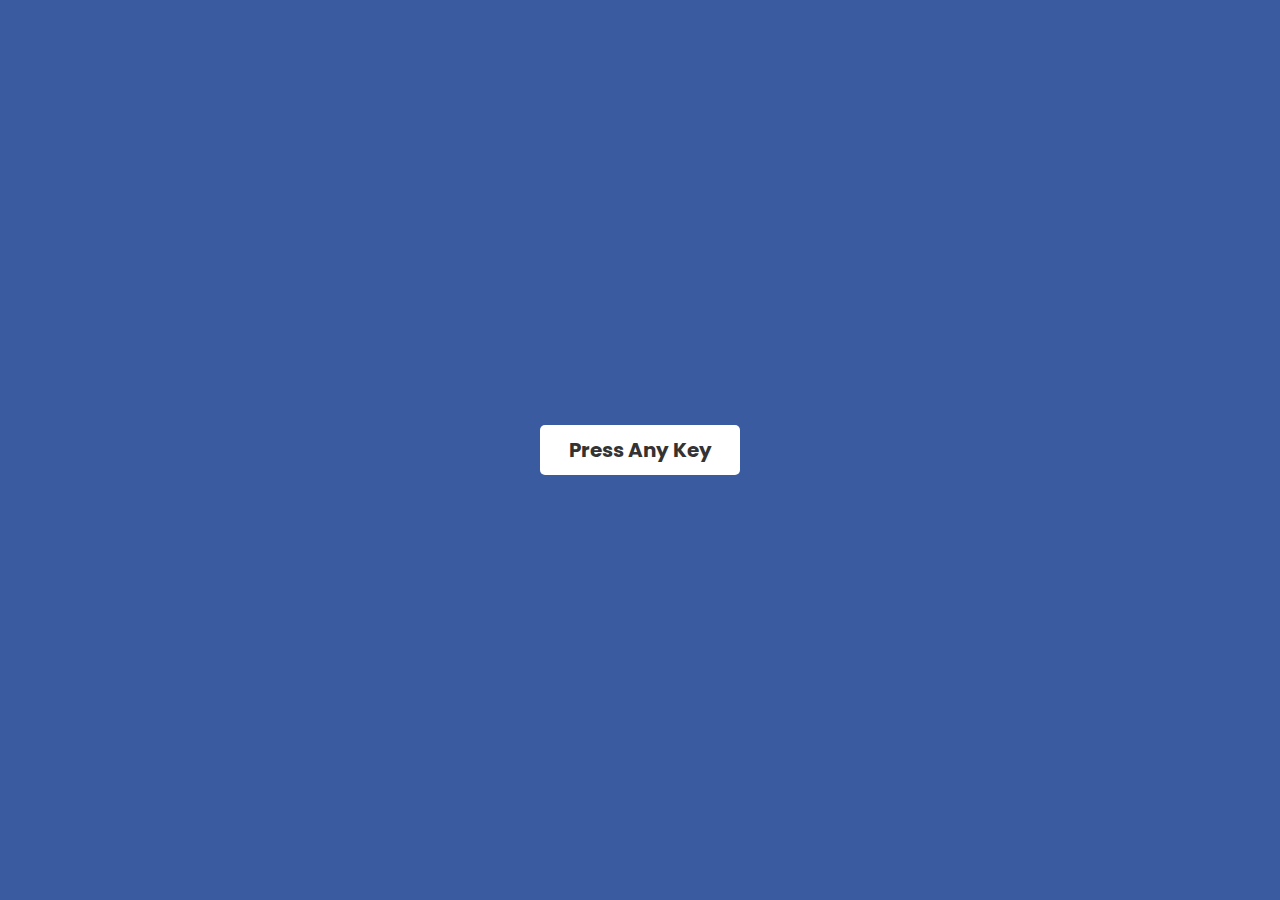
<file: Detect Press Key/index.html>
<!DOCTYPE html>
<html lang="en">

<head>
    <meta charset="UTF-8">
    <meta http-equiv="X-UA-Compatible" content="IE=edge">
    <meta name="viewport" content="width=device-width, initial-scale=1.0">
    <link href="https://unpkg.com/boxicons@2.1.2/css/boxicons.min.css" rel="stylesheet" />
    <link rel="preconnect" href="https://fonts.googleapis.com">
    <link rel="preconnect" href="https://fonts.gstatic.com" crossorigin>
    <link href="https://fonts.googleapis.com/css2?family=Poppins:wght@300;400;500;600;700&display=swap" rel="stylesheet">
    <link rel="stylesheet" href="./style.css">
    <title>Detect Press Key</title>
</head>

<body>
    <div class="app">
        <div class="press-key">
            Press Any Key
        </div>
        <div class="key-info hidden">
            <div class="key-info__number which">10</div>
            <div class="key-info__list">
                <div class="key-info__item">
                    <div class="key-info__heading">
                        Key
                    </div>
                    <div class="key-info__body key">O</div>
                </div>
                <div class="key-info__item">
                    <div class="key-info__heading">
                        Location
                    </div>
                    <div class="key-info__body location">0</div>
                </div>
                <div class="key-info__item">
                    <div class="key-info__heading">
                        Which
                    </div>
                    <div class="key-info__body which">79</div>
                </div>
                <div class="key-info__item">
                    <div class="key-info__heading">
                        Code
                    </div>
                    <div class="key-info__body code">KeyO</div>
                </div>
            </div>
        </div>
    </div>
</body>
<script src="./process.js"></script>

</html>
</file>
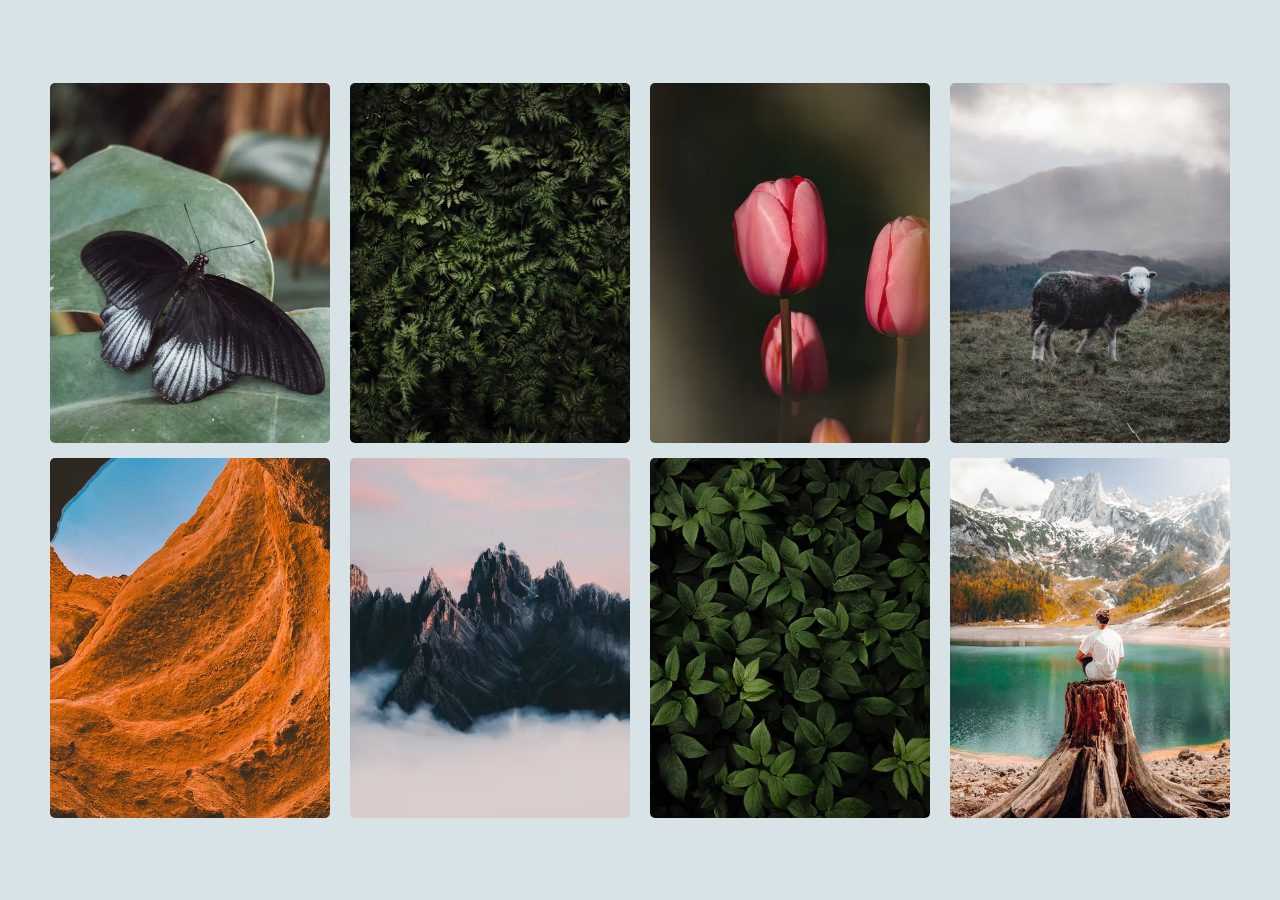
<file: Image Gallery/index.html>
<!DOCTYPE html>
<html lang="en">

<head>
    <meta charset="UTF-8">
    <meta http-equiv="X-UA-Compatible" content="IE=edge">
    <meta name="viewport" content="width=device-width, initial-scale=1.0">
    <link href="https://unpkg.com/boxicons@2.1.2/css/boxicons.min.css" rel="stylesheet" />
    <link rel="preconnect" href="https://fonts.googleapis.com">
    <link rel="preconnect" href="https://fonts.gstatic.com" crossorigin>
    <link href="https://fonts.googleapis.com/css2?family=Poppins:wght@300;400;500;600;700&display=swap" rel="stylesheet">
    <link rel="stylesheet" href="./style.css" />
    <title>Image Gallery</title>
</head>

<body>
    <div class="wrap">
        <div class="gallery">
            <div class="gallery__item">
                <div class="gallery__image">
                    <img class="gallery__img" src="./img/photo-1633708581600-846967089fab.avif" alt="">
                </div>
            </div>
            <div class="gallery__item">
                <div class="gallery__image">
                    <img class="gallery__img" src="./img/photo-1653079767124-fe80e7207b89.avif" alt="">
                </div>
            </div>
            <div class="gallery__item">
                <div class="gallery__image">
                    <img class="gallery__img" src="./img/photo-1653292741863-e955168b2db2.avif" alt="">
                </div>
            </div>
            <div class="gallery__item">
                <div class="gallery__image">
                    <img class="gallery__img" src="./img/photo-1653296744218-5aede802b57d.avif" alt="">
                </div>
            </div>
            <div class="gallery__item">
                <div class="gallery__image">
                    <img class="gallery__img" src="./img/photo-1653312727964-736f11663ef6.avif" alt="">
                </div>
            </div>
            <div class="gallery__item">
                <div class="gallery__image">
                    <img class="gallery__img" src="./img/photo-1653408400816-af6dba0c9432.avif" alt="">
                </div>
            </div>
            <div class="gallery__item">
                <div class="gallery__image">
                    <img class="gallery__img" src="./img/photo-1653450283256-a4df3d86ba65.avif" alt="">
                </div>
            </div>
            <div class="gallery__item">
                <div class="gallery__image">
                    <img class="gallery__img" src="./img/photo-1653460655240-14a4d7aeea4a.avif" alt="">
                </div>
            </div>
        </div>
    </div>
    <div class="slider">
        <div class="slider__close">
            <i class='bx bx-x slider__close-icon'></i>
        </div>
        <div class="slider__content">
            <img class="slider__image" src="./img/photo-1633708581600-846967089fab.avif" alt="">
        </div>
        <div class="slider__action">
            <div class="slider__icon"><i class='bx bxs-chevron-left slider__prev'></i></div>
            <div class="slider__icon"><i class='bx bxs-chevron-right slider__next'></i></div>
        </div>
    </div>
</body>
<script src="./process.js"></script>

</html>
</file>
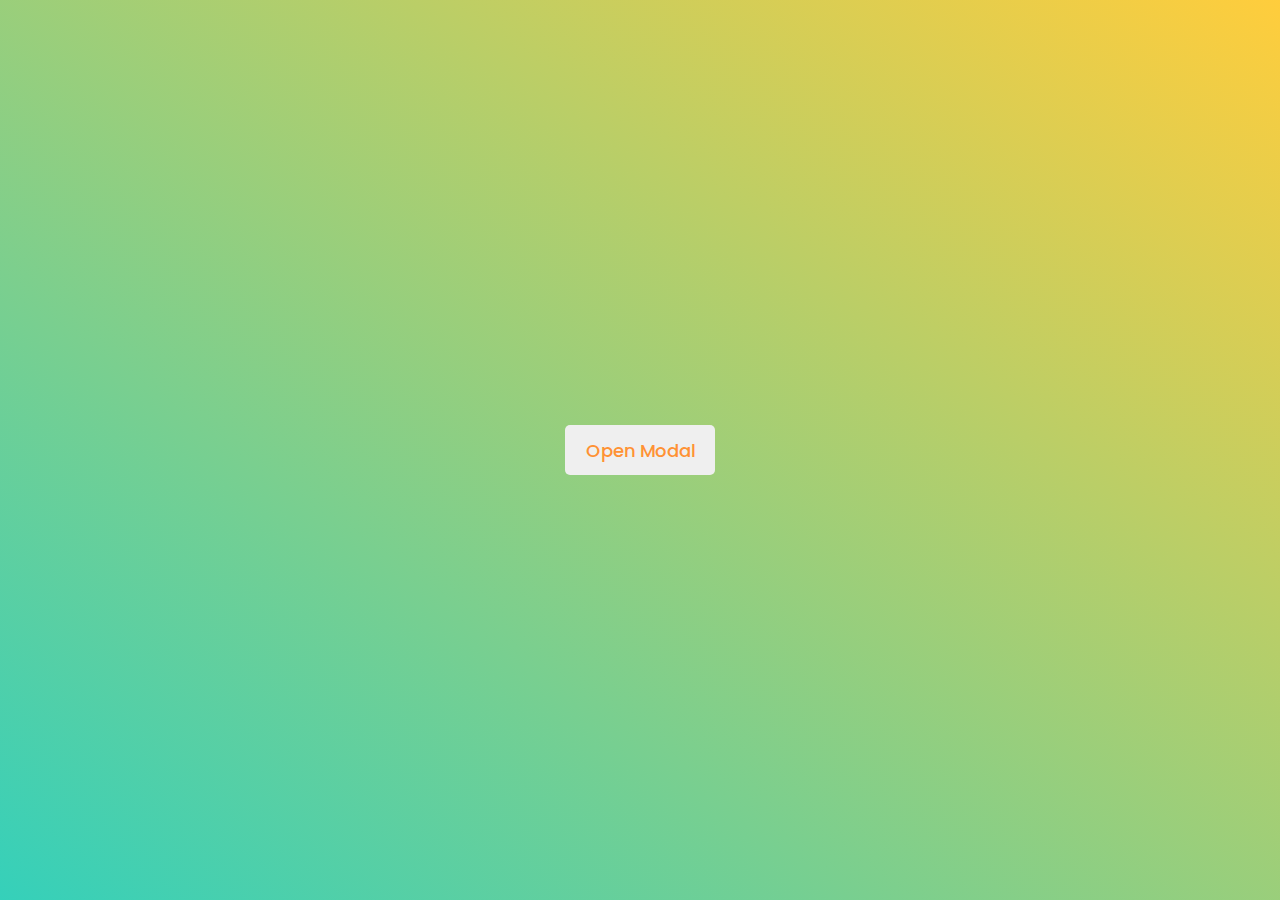
<file: Modal Popup Material/index.html>
<!DOCTYPE html>
<html lang="en">

<head>
    <meta charset="UTF-8">
    <meta http-equiv="X-UA-Compatible" content="IE=edge">
    <meta name="viewport" content="width=device-width, initial-scale=1.0">
    <link href="https://unpkg.com/boxicons@2.1.2/css/boxicons.min.css" rel="stylesheet" />
    <link rel="preconnect" href="https://fonts.googleapis.com">
    <link rel="preconnect" href="https://fonts.gstatic.com" crossorigin>
    <link href="https://fonts.googleapis.com/css2?family=Poppins:wght@300;400;500;600;700&display=swap" rel="stylesheet">
    <link rel="stylesheet" href="./style.css" />
    <title>Modal Popup Material UI</title>
</head>

<body>
    <button class="btn modal__btn-open">
        Open Modal
    </button>
    <div class="modal">
        <div class="modal__inner">
            <div class="modal__header">
                <p>Welcome to Modal</p>
                <div class="modal__close-icon"><i class='bx bx-x'></i></div>
            </div>
            <div class="modal__body">
                <h3 class="modal__heading">Modal</h3>
                <p class="modal__content">Lorem ipsum dolor sit amet, consectetur adipisicing elit. Dolor, quas?</p>
            </div>
            <div class="modal__footer">
                <button class="btn modal__close-btn">Close</button>
            </div>
        </div>

    </div>
</body>
<script src="./process.js"></script>

</html>
</file>
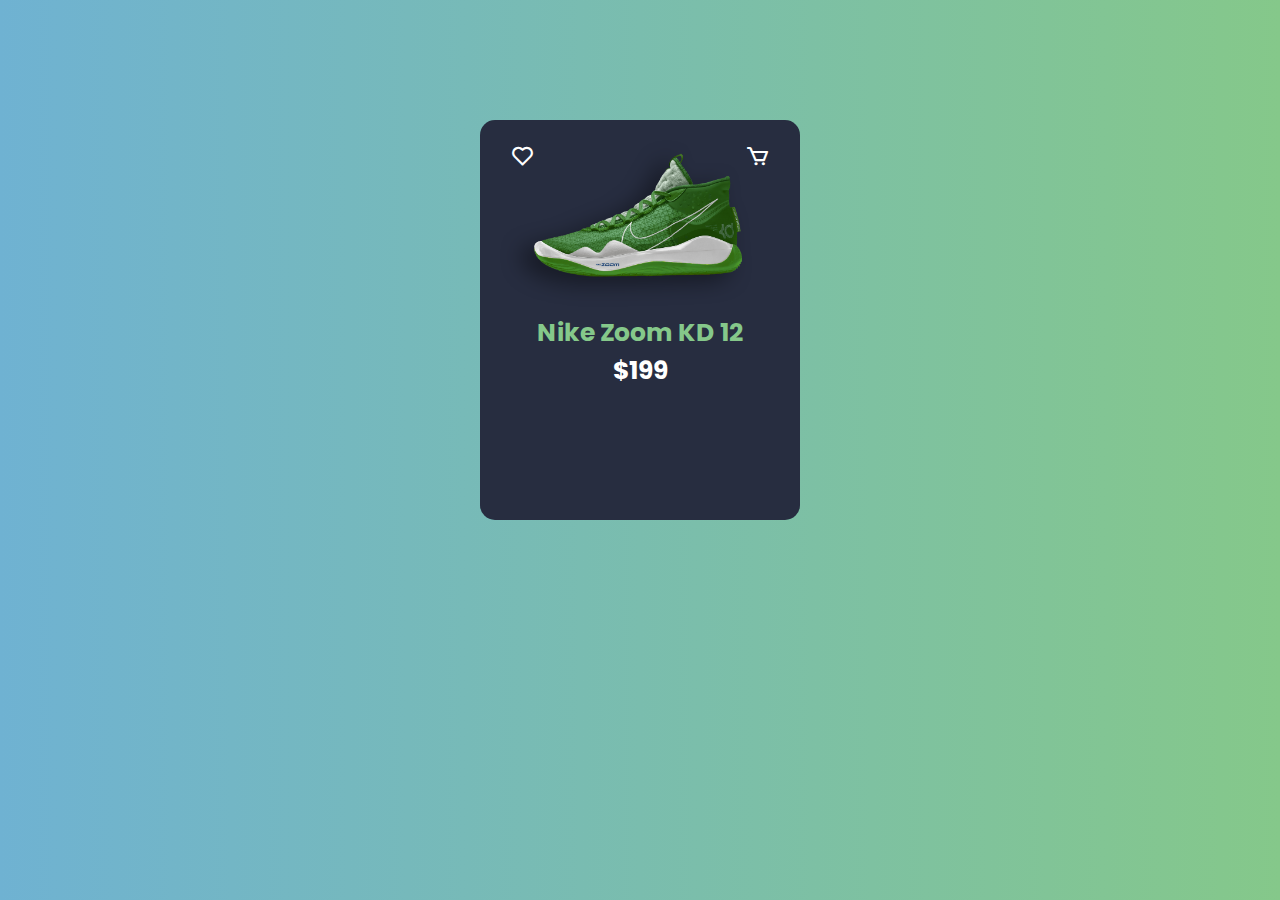
<file: Product Cart/index.html>
<!DOCTYPE html>
<html lang="en">

<head>
    <meta charset="UTF-8" />
    <meta http-equiv="X-UA-Compatible" content="IE=edge" />
    <meta name="viewport" content="width=device-width, initial-scale=1.0" />
    <link href="https://unpkg.com/boxicons@2.1.2/css/boxicons.min.css" rel="stylesheet" />
    <link rel="preconnect" href="https://fonts.googleapis.com">
    <link rel="preconnect" href="https://fonts.gstatic.com" crossorigin>
    <link href="https://fonts.googleapis.com/css2?family=Poppins:wght@300;400;500;600;700&display=swap" rel="stylesheet">
    <link rel="stylesheet" href="./style.css" />
    <title>Product Cart</title>
</head>

<body>
    <div class="cart">
        <div class="cart__icon">
            <div class="cart__heart">
                <i class="bx bx-heart"></i>
            </div>
            <div class="cart__cart">
                <i class="bx bx-cart"></i>
            </div>
        </div>
        <div class="cart__view">
            <div class="cart__image">
                <img src="./img/nikezoom.png" alt="Nike Shoe" />
            </div>
            <div class="cart__hero">
                <div class="cart__title">Nike Zoom KD 12</div>
                <div class="cart__price">$199</div>

            </div>
            <div class="cart__info">
                <div class="cart__size">
                    <h3 class="cart__size-heading">Size</h3>
                    <span class="cart__size-number">6</span>
                    <span class="cart__size-number">7</span>
                    <span class="cart__size-number">8</span>
                    <span class="cart__size-number">9</span>
                </div>
                <div class="cart__color">
                    <h3 class="cart__color-heading">Color</h3>
                    <div class="cart__color-item cart__color--green"></div>
                    <div class="cart__color-item cart__color--red"></div>
                    <div class="cart__color-item cart__color--black"></div>
                </div>
                <div class="cart__action">
                    <button class="cart__buy-cart">
                        Buy Now
                    </button>
                    <button class="cart__add-cart">
                        Add Cart
                    </button>
                </div>
            </div>
        </div>
    </div>
    <script src="./process.js"></script>
</body>

</html>
</file>
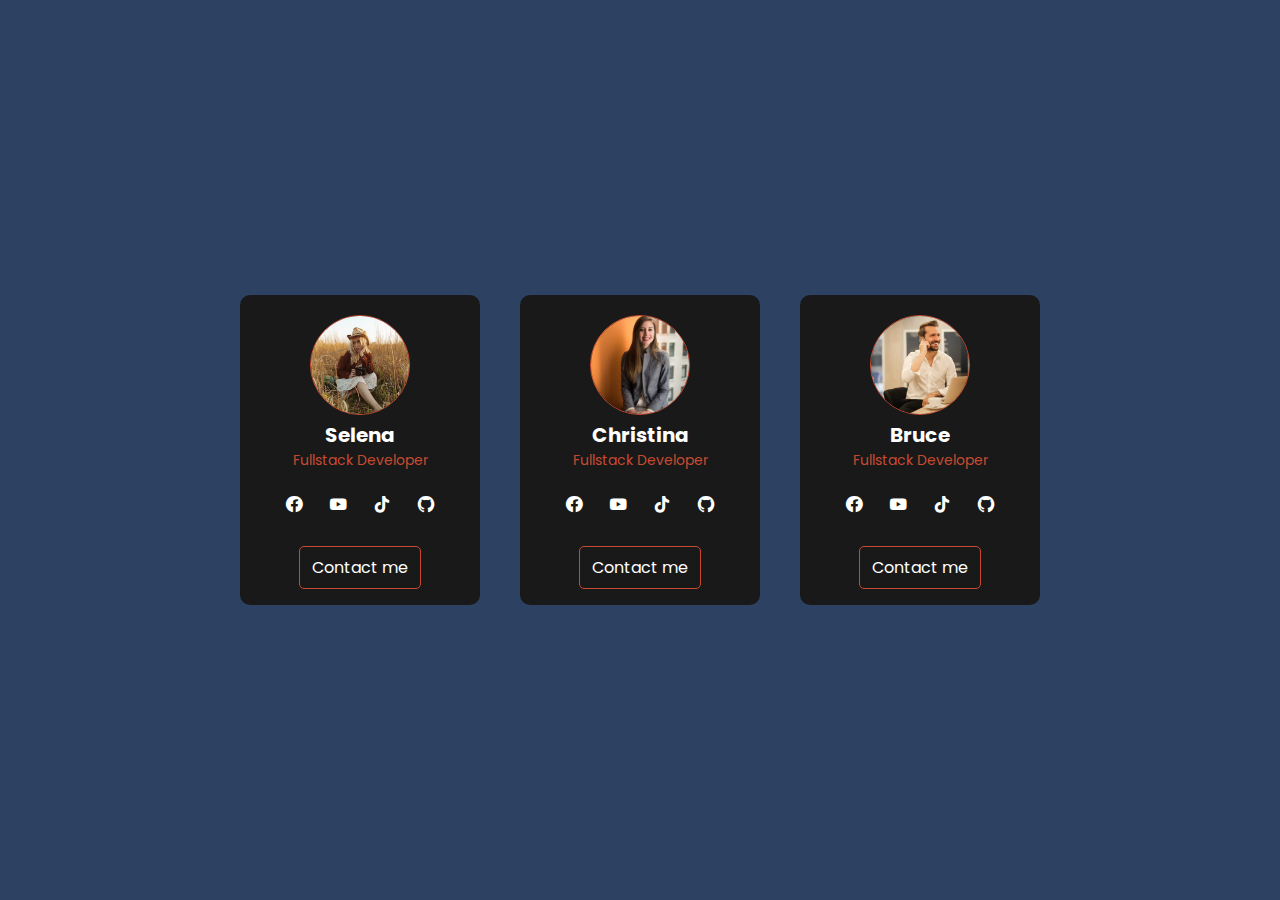
<file: Profile Cart/index.html>
<!DOCTYPE html>
<html lang="en">

<head>
    <meta charset="UTF-8">
    <meta http-equiv="X-UA-Compatible" content="IE=edge">
    <meta name="viewport" content="width=device-width, initial-scale=1.0">
    <link href="https://unpkg.com/boxicons@2.1.2/css/boxicons.min.css" rel="stylesheet" />
    <link rel="preconnect" href="https://fonts.googleapis.com">
    <link rel="preconnect" href="https://fonts.gstatic.com" crossorigin>
    <link href="https://fonts.googleapis.com/css2?family=Poppins:wght@300;400;500;600;700&display=swap" rel="stylesheet">
    <link rel="stylesheet" href="./style.css" />
    <title>Profile Cart</title>
</head>

<body>
    <div class="cart">
        <div class="cart__item">
            <div class="cart__image">
                <img src="./porfolio.avif" alt="me">
            </div>
            <div class="cart__info">
                <h3 class="cart__name">
                    Selena
                </h3>
                <div class="cart__job">
                    Fullstack Developer
                </div>
                <div class="cart__socials">
                    <div class="cart__social-item"><a href="https://facebook.com"><i class='bx bxl-facebook-circle'></i></a></div>
                    <div class="cart__social-item"><a href="https://youtube.com"><i class='bx bxl-youtube' ></i></a></div>
                    <div class="cart__social-item"><a href="https://tiktok.com"><i class='bx bxl-tiktok' ></i></a></div>
                    <div class="cart__social-item"><a href="https://github.com"><i class='bx bxl-github' ></i></a></div>
                </div>
                <div class="cart__contact">
                    <a class="cart__contact-link" href="">Contact me</a>
                </div>
            </div>
        </div>
        <div class="cart__item">
            <div class="cart__image">
                <img src="./christina.avif" alt="me">
            </div>
            <div class="cart__info">
                <h3 class="cart__name">
                    Christina
                </h3>
                <div class="cart__job">
                    Fullstack Developer
                </div>
                <div class="cart__socials">
                    <div class="cart__social-item"><a href="https://facebook.com"><i class='bx bxl-facebook-circle'></i></a></div>
                    <div class="cart__social-item"><a href="https://youtube.com"><i class='bx bxl-youtube' ></i></a></div>
                    <div class="cart__social-item"><a href="https://tiktok.com"><i class='bx bxl-tiktok' ></i></a></div>
                    <div class="cart__social-item"><a href="https://github.com"><i class='bx bxl-github' ></i></a></div>
                </div>
                <div class="cart__contact">
                    <a class="cart__contact-link" href="">Contact me</a>
                </div>
            </div>
        </div>
        <div class="cart__item">
            <div class="cart__image">
                <img src="./john.avif" alt="me">
            </div>
            <div class="cart__info">
                <h3 class="cart__name">
                    Bruce
                </h3>
                <div class="cart__job">
                    Fullstack Developer
                </div>
                <div class="cart__socials">
                    <div class="cart__social-item"><a href="https://facebook.com"><i class='bx bxl-facebook-circle'></i></a></div>
                    <div class="cart__social-item"><a href="https://youtube.com"><i class='bx bxl-youtube' ></i></a></div>
                    <div class="cart__social-item"><a href="https://tiktok.com"><i class='bx bxl-tiktok' ></i></a></div>
                    <div class="cart__social-item"><a href="https://github.com"><i class='bx bxl-github' ></i></a></div>
                </div>
                <div class="cart__contact">
                    <a class="cart__contact-link" href="">Contact me</a>
                </div>
            </div>
        </div>
    </div>
</body>

</html>
</file>
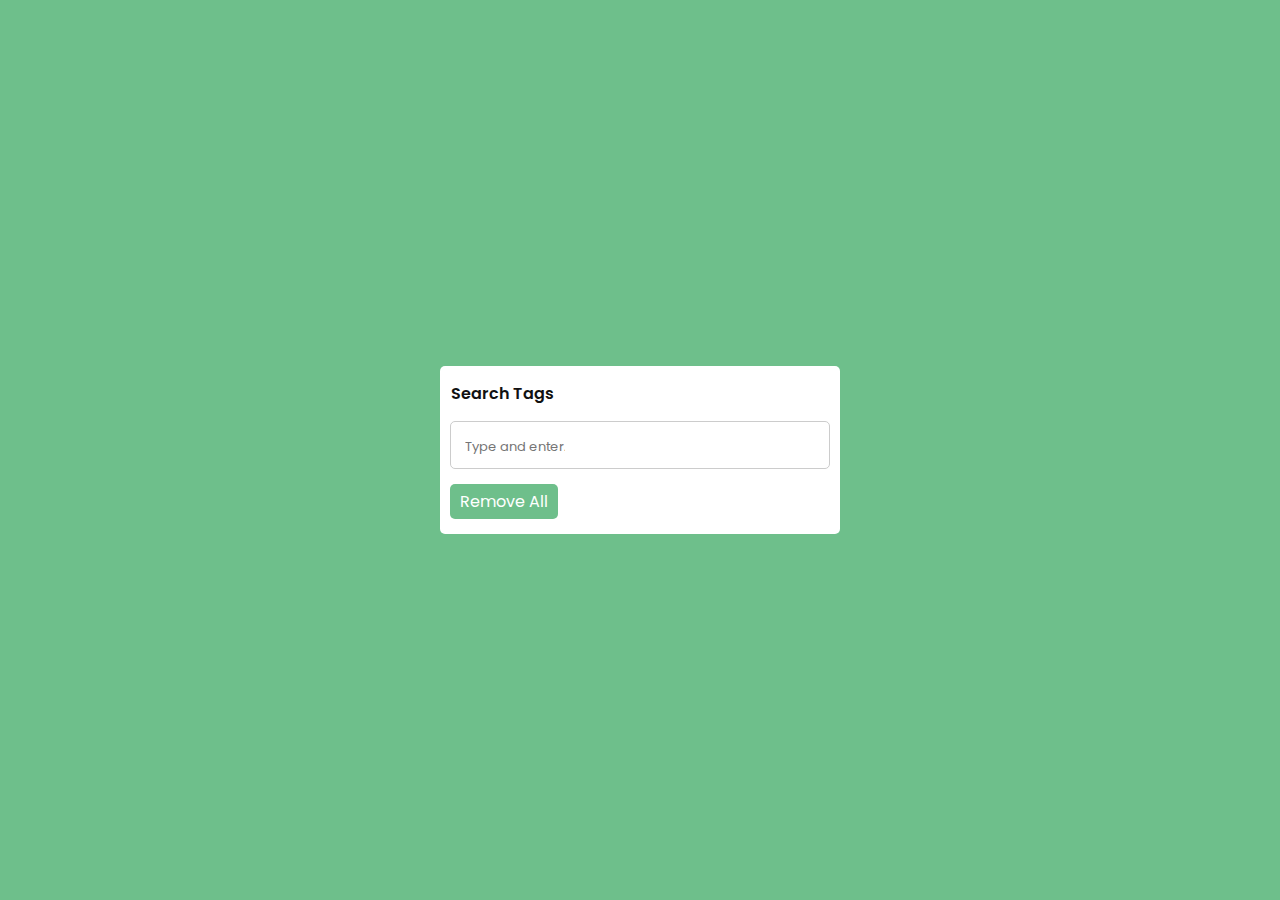
<file: Search Tags/index.html>
<!DOCTYPE html>
<html lang="en">

<head>
    <meta charset="UTF-8">
    <meta http-equiv="X-UA-Compatible" content="IE=edge">
    <meta name="viewport" content="width=device-width, initial-scale=1.0">
    <link href="https://unpkg.com/boxicons@2.1.2/css/boxicons.min.css" rel="stylesheet" />
    <link rel="preconnect" href="https://fonts.googleapis.com">
    <link rel="preconnect" href="https://fonts.gstatic.com" crossorigin>
    <link href="https://fonts.googleapis.com/css2?family=Poppins:wght@300;400;500;600;700&display=swap" rel="stylesheet">
    <link rel="stylesheet" href="./style.css">
    <title>Search Tags</title>
</head>

<body>
    <div class="app">
        <div class="tags">
            <div class="tags__title">
                Search Tags
            </div>
            <div class="tags__container">
                <div class="tags__list">
                </div>
                <input type="text" name="tag" id="tag" class="tags__input" placeholder="Type and enter...">
            </div>
            <button class="tags__remove-all">Remove All</button>
        </div>
    </div>
</body>
<script src="./process.js"></script>

</html>
</file>
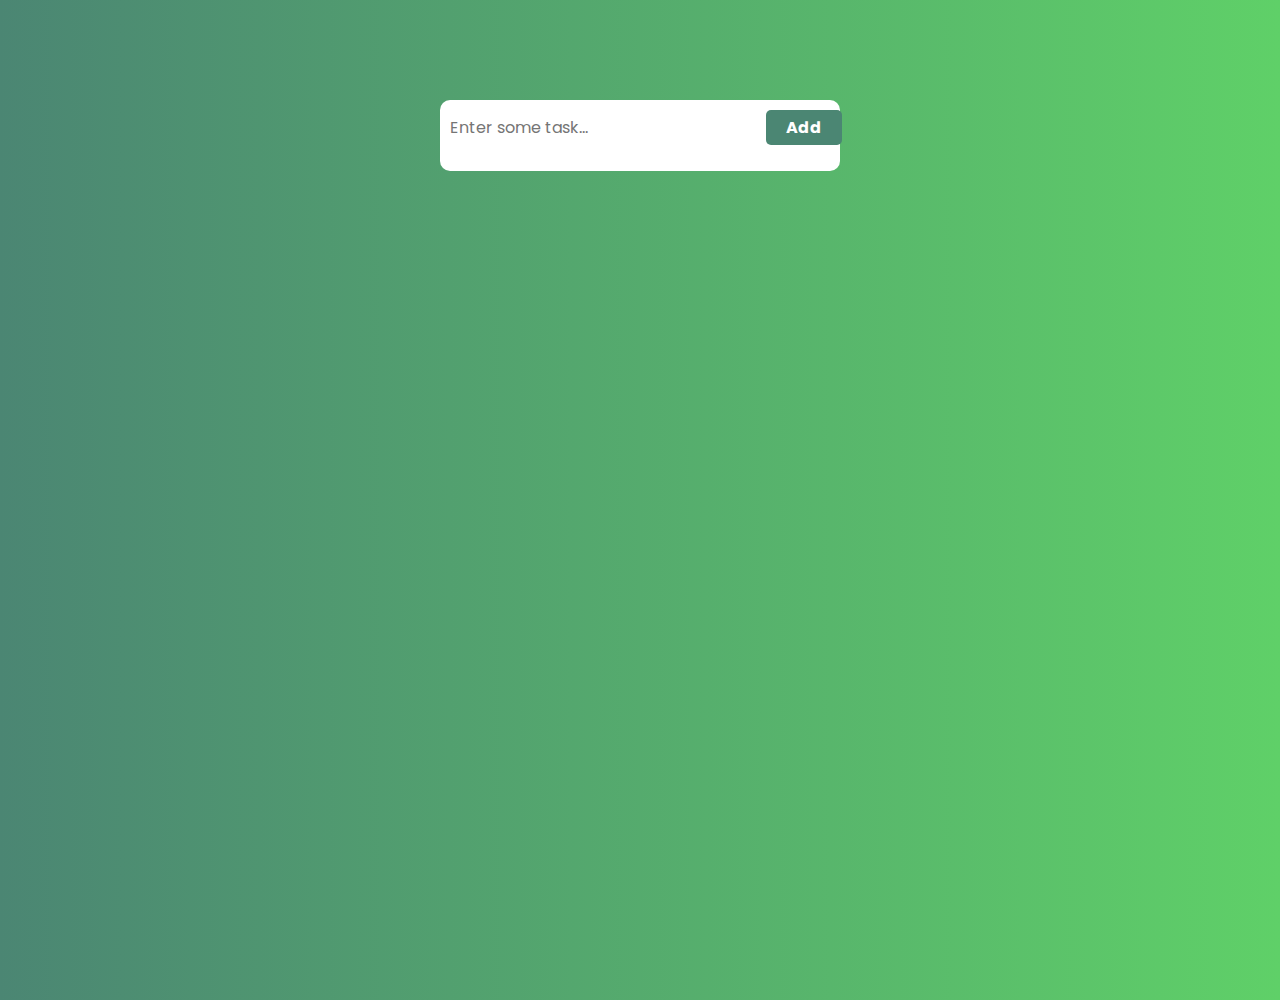
<file: Todolist/index.html>
<!DOCTYPE html>
<html lang="en">

<head>
    <meta charset="UTF-8">
    <meta http-equiv="X-UA-Compatible" content="IE=edge">
    <meta name="viewport" content="width=device-width, initial-scale=1.0">
    <link href="https://unpkg.com/boxicons@2.1.2/css/boxicons.min.css" rel="stylesheet" />
    <link rel="preconnect" href="https://fonts.googleapis.com">
    <link rel="preconnect" href="https://fonts.gstatic.com" crossorigin>
    <link href="https://fonts.googleapis.com/css2?family=Poppins:wght@300;400;500;600;700&display=swap" rel="stylesheet">
    <link rel="stylesheet" href="https://cdnjs.cloudflare.com/ajax/libs/font-awesome/6.1.1/css/all.min.css" integrity="sha512-KfkfwYDsLkIlwQp6LFnl8zNdLGxu9YAA1QvwINks4PhcElQSvqcyVLLD9aMhXd13uQjoXtEKNosOWaZqXgel0g==" crossorigin="anonymous" referrerpolicy="no-referrer"
    />
    <link rel="stylesheet" href="./style.css">
    <title>Todolist</title>
</head>

<body>
    <div class="app">
        <div class="main">
            <form action="" class="main__form">
                <input type="text" id="task" class="main__task" name="task" placeholder="Enter some task..." autocomplete="off">
                <button class="btn main__btn">Add</button>
                <span class="bot"></span>
            </form>
            <ul class="main__list">

            </ul>
        </div>
    </div>
</body>
<script src="./process.js"></script>

</html>
</file>
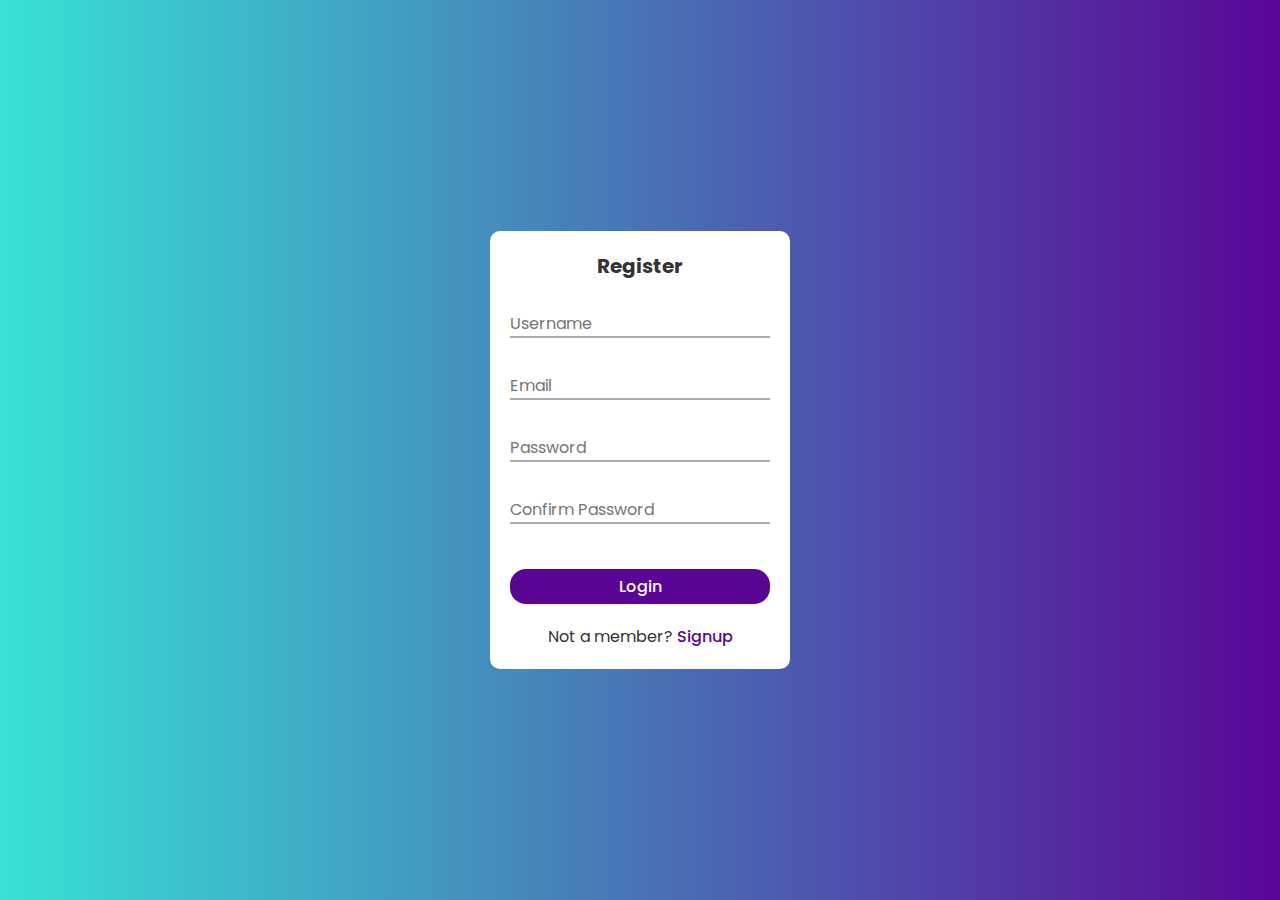
<file: Validate Form/index.html>
<!DOCTYPE html>
<html lang="en">

<head>
    <meta charset="UTF-8">
    <meta http-equiv="X-UA-Compatible" content="IE=edge">
    <meta name="viewport" content="width=device-width, initial-scale=1.0">
    <link href="https://unpkg.com/boxicons@2.1.2/css/boxicons.min.css" rel="stylesheet" />
    <link rel="preconnect" href="https://fonts.googleapis.com">
    <link rel="preconnect" href="https://fonts.gstatic.com" crossorigin>
    <link href="https://fonts.googleapis.com/css2?family=Poppins:wght@300;400;500;600;700&display=swap" rel="stylesheet">
    <link rel="stylesheet" href="./style.css">
    <title>Validate Form</title>
</head>

<body>
    <div class="app">
        <div class="register">
            <div class="register__title">
                Register
            </div>
            <form class="register__form" method="" action="">
                <div class="register__item">
                    <input type="text" name="username" id="username" class="register__input" placeholder="Username" required>
                    <small class="register__msg--error"></small>
                    <span class="register__item-bottom"></span>
                </div>
                <div class="register__item">
                    <input type="email" name="email" id="email" class="register__input" required placeholder="Email">
                    <small class="register__msg--error"></small>
                    <span class="register__item-bottom"></span>
                </div>
                <div class="register__item">
                    <input type="password" name="password" id="password" class="register__input" required placeholder="Password">
                    <small class="register__msg--error"></small>
                    <span class="register__item-bottom"></span>
                </div>
                <div class="register__item">
                    <input type="password" name="repassword" id="confirm-password" class="register__input" required placeholder="Confirm Password">
                    <small class="register__msg--error"></small>
                    <span class="register__item-bottom"></span>
                </div>

                <input type="submit" value="Login" class="register__submit">
            </form>
            <div class="register__link-signup">
                <span class="register__text">Not a member?</span>
                <a href="#" class="register__link">Signup</a>
            </div>
        </div>
    </div>
</body>
<script src="./process.js"></script>

</html>
</file>
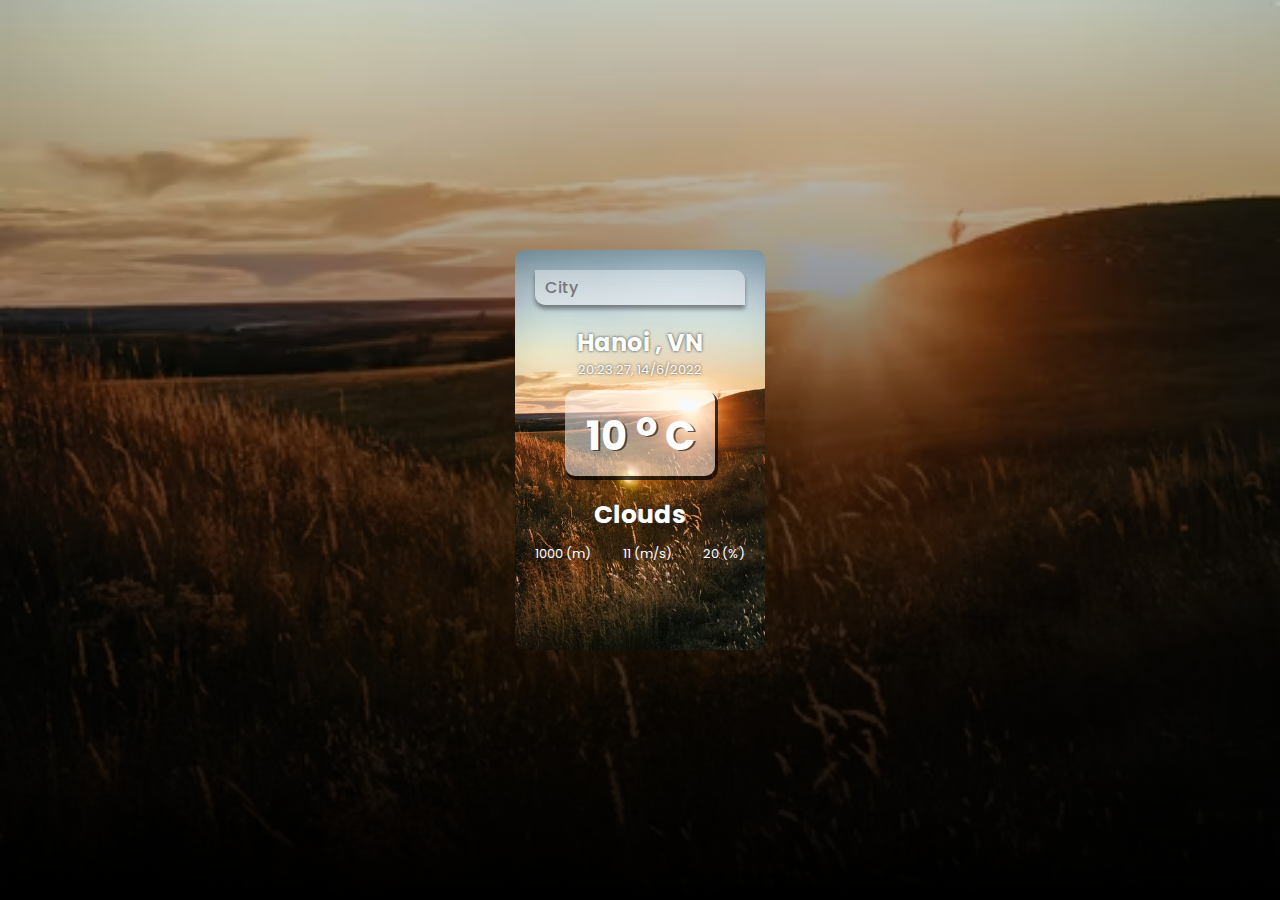
<file: Weather App/index.html>
<!DOCTYPE html>
<html lang="en">

<head>
    <meta charset="UTF-8">
    <meta http-equiv="X-UA-Compatible" content="IE=edge">
    <meta name="viewport" content="width=device-width, initial-scale=1.0">
    <link href="https://unpkg.com/boxicons@2.1.2/css/boxicons.min.css" rel="stylesheet" />
    <link rel="preconnect" href="https://fonts.googleapis.com">
    <link rel="preconnect" href="https://fonts.gstatic.com" crossorigin>
    <link href="https://fonts.googleapis.com/css2?family=Poppins:wght@300;400;500;600;700&display=swap" rel="stylesheet">
    <link rel="stylesheet" href="https://cdnjs.cloudflare.com/ajax/libs/font-awesome/6.1.1/css/all.min.css" integrity="sha512-KfkfwYDsLkIlwQp6LFnl8zNdLGxu9YAA1QvwINks4PhcElQSvqcyVLLD9aMhXd13uQjoXtEKNosOWaZqXgel0g==" crossorigin="anonymous" referrerpolicy="no-referrer"
    />
    <link rel="stylesheet" href="./style.css">
    <title>Weather App</title>
</head>

<body>
    <div class="app">
        <div class="weather">
            <div class="weather__search">
                <input type="text" name="search" id="search" class="weather__input" placeholder="City">
            </div>
            <div class="weather__content">
                <h2 class="weather__address">
                    <span class="weather__city">Hanoi</span>
                    <span> , </span>
                    <span class="weather__country">VN</span>
                    </h3>
                    <div class="weather__date">
                        20:23:27, 14/6/2022
                    </div>
                    <div class="weather__temperate">
                        <span class="weather__number-temparate">10</span>
                        <sup>o</sup>
                        <span class="weather__celsius">C</span>
                    </div>
                    <div class="weather__status">
                        <h3 class="weather__heading">
                            Clouds
                        </h3>
                        <div class="weather__body">
                            <div class="weather__item">
                                <div class="weather__icon">
                                    <i class="fa-solid fa-eye"></i>
                                </div>
                                <div class="weather__visibility">
                                    <span class="weahter__number-visibility">1000</span>
                                    <span> (m)</span>
                                </div>
                            </div>
                            <div class="weather__item">
                                <div class="weather__icon">
                                    <i class="fa-solid fa-wind"></i>
                                </div>
                                <div class="weather__wind">
                                    <span class="weather__number-wind">11</span>
                                    <span> (m/s)</span>
                                </div>
                            </div>
                            <div class="weather__item">
                                <div class="weather__icon">
                                    <i class="fa-solid fa-droplet"></i>
                                </div>
                                <div class="weather__wind">
                                    <span class="weather__number-humidity">20</span>
                                    <span> (%)</span>
                                </div>
                            </div>

                        </div>
                    </div>

            </div>

        </div>
    </div>
</body>
<script src="./process.js"></script>

</html>
</file>
<file: Detect Press Key/style.css>
* {
    padding: 0;
    margin: 0;
    box-sizing: border-box;
}

html {
    font-size: 62.5%;
    font-family: 'Poppins', sans-serif;
}

body {
    font-size: 1.6rem;
    height: 100vh;
    background-color: #3A5BA0;
    color: #fff;
}

a {
    text-decoration: none;
    color: #fff;
    display: inline-block;
}


/* Detect Press Key */

.app {
    width: 120rem;
    height: 100%;
    background: #3A5BA0;
    padding: 10rem;
    margin: 0 auto;
}

.press-key {
    width: 20rem;
    padding: 1rem 2rem;
    font-size: 2rem;
    font-weight: 700;
    background: #fff;
    color: #333;
    text-align: center;
    border-radius: 0.5rem;
    position: fixed;
    top: 50%;
    left: 50%;
    transform: translate(-50%, -50%);
    cursor: pointer;
}

.key-info {}

.key-info__number {
    border: 5px solid #fff;
    width: 20rem;
    height: 20rem;
    border-radius: 50%;
    display: flex;
    justify-content: center;
    align-items: center;
    font-size: 5rem;
    font-weight: 600;
    margin: 0 auto;
}

.key-info__list {
    margin-top: 5rem;
    display: flex;
    justify-content: space-between;
}

.key-info__item {
    width: 20rem;
    text-align: center;
    border-radius: .5rem;
    overflow: hidden;
}

.key-info__heading {
    font-size: 1.8rem;
    font-weight: 500;
    background-color: rgb(90, 146, 230);
    color: #fff;
    padding: .5rem 1rem;
}

.key-info__body {
    font-weight: 600;
    padding: .5rem 1rem;
    color: #222;
    background-color: #eee;
}

.hidden {
    display: none;
}

@media screen and (max-width: 800px) {
    .app {
        max-width: 100%;
        padding: 1rem;
    }
    .key-info__number {
        margin-top: 2rem;
    }
    .key-info__list {
        flex-direction: column;
        align-items: center;
    }
    .key-info__item:not(:first-child) {
        margin-top: 2rem;
    }
}
</file>
<file: Product Cart/style.css>
:root {
    --primary-color: #85C88A;
}

* {
    padding: 0;
    margin: 0;
    box-sizing: border-box;
    transition: all .5s;
}

html {
    font-size: 62.5%;
    font-family: 'Poppins', sans-serif;
}

body {
    font-size: 1.6rem;
    background-image: linear-gradient(to right, #6FB2D2, #85C88A);
}


/* Cart  */

.cart {
    margin: 120px auto;
    padding: 20px;
    width: 320px;
    height: 400px;
    color: #fff;
    background-color: #272d40;
    border-radius: 15px;
}


/* Cart Icon */

.cart__icon {
    font-size: 2.5rem;
    position: relative;
    z-index: 2;
}

.cart__heart {
    position: absolute;
    left: 10px;
    cursor: pointer;
}

.cart__cart {
    position: absolute;
    right: 10px;
    cursor: pointer;
}


/* Cart view */

.cart__view {}


/* Cart image */

.cart__image {
    width: 90%;
    transition: all .5s;
}

.cart__image img {
    width: 100%;
    height: 100%;
    object-fit: cover;
    transition: all .5s;
}


/* Cart title, price */

.cart:hover .cart__hero {
    transition: all .5s;
    margin-top: -90px;
    margin-left: -73px;
}

.cart__title,
.cart__price {
    font-size: 2.5rem;
    font-weight: bold;
    text-align: center;
}

.cart__title {
    color: var(--primary-color);
}


/* Cart info */

.cart__info {
    margin-top: 4rem;
    opacity: 0;
    visibility: hidden;
    transform: translateY(100%);
    transition: all .5s;
}

.cart__size,
.cart__color {
    display: flex;
    align-items: center;
    margin-bottom: 1.2rem;
    margin-top: 1.2rem;
    cursor: pointer;
}


/* Cart number */

.cart__size-number {
    padding: 2px 12px;
    background-color: #454b5e;
    margin-left: 8px;
    cursor: pointer;
}


/* Cart color */

.cart__color-item {
    width: 2rem;
    height: 2rem;
    border-radius: 50%;
    margin-left: 1.2rem;
}

.cart__color--green {
    background-color: green;
}

.cart__color--red {
    background-color: red;
}

.cart__color--black {
    background-color: black;
}


/* Cart button */

.cart__action {}

.cart__buy-cart,
.cart__add-cart {
    border: none;
    outline: none;
    color: white;
    background-color: #454b5e;
    padding: 6px 8px;
    font-weight: 600;
    border-radius: 3px;
    margin-right: 1rem;
    font-family: 'Poppins', sans-serif;
    font-size: 1.6rem;
    cursor: pointer;
}


/* Cart transition */

.cart:hover .cart__image>img {
    transform: rotate(-20deg);
}

.cart:hover .cart__image {
    transform: translate(-10px, -90px);
}

.cart:hover .cart__info {
    opacity: 1;
    visibility: visible;
    transform: translateY(0);
}


/* Cart active */

.cart__number--active {
    background-color: var(--primary-color);
}

.cart__color--active {
    box-shadow: 0 0 0px 5px var(--primary-color);
}
</file>
<file: Profile Cart/style.css>
:root {
    --primary-color: #C84B31;
}

* {
    padding: 0;
    margin: 0;
    box-sizing: border-box;
}

html {
    font-size: 62.5%;
    font-family: 'Poppins', sans-serif;
}

body {
    font-size: 1.6rem;
    height: 100vh;
    background-color: #2D4263;
    color: #fff;
    display: flex;
    justify-content: center;
    align-items: center;
}

a {
    text-decoration: none;
    color: #fff;
    display: inline-block;
}


/* Cart */

.cart {
    width: 80rem;
    margin: auto;
    display: flex;
    justify-content: space-between;
}


/* Cart item */

.cart__item {
    width: 24rem;
    height: 31rem;
    text-align: center;
    background-color: #191919;
    border-radius: 1rem;
    position: relative;
    overflow: hidden;
}

.cart__image {
    width: 10rem;
    height: 10rem;
    margin: 20px auto 5px;
    border-radius: 50%;
    transition: all 0.5s;
}

.cart__image img {
    width: 10rem;
    height: 10rem;
    object-fit: cover;
    border-radius: 50%;
    border: 1px solid var(--primary-color);
    transition: all 0.3s;
}

.cart__image:hover {
    width: 100%;
    height: 100%;
    margin-top: 0;
}

.cart__image:hover img {
    width: 100%;
    height: 100%;
    object-position: top center;
    border: none;
    border-radius: 1rem;
}

.cart__image:hover img .cart__info {
    width: 100%;
    display: block;
}

.cart__name {
    font-size: 2rem;
}

.cart__job {
    color: var(--primary-color);
    font-size: 1.4rem;
    margin-bottom: 2rem;
}

.cart__socials {
    display: flex;
    justify-content: center;
    margin-bottom: 2.5rem;
}

.cart__social-item {
    margin: 0 1.2rem;
    font-size: 2rem;
}

.cart__contact {
    margin-bottom: 2rem;
}

.cart__contact-link {
    padding: 0.8rem 1.2rem;
    border: 1px solid var(--primary-color);
    border-radius: 0.5rem;
}


/* Responsive */

@media screen and (max-width: 800px) {
    .cart {
        width: 60%;
        max-width: 100%;
        flex-direction: column;
        align-items: center;
        gap: 2rem;
        padding: 20px 5px;
    }
    .cart__item {
        width: 100%;
    }
    .cart__image img {
        object-fit: cover;
        object-position: center;
    }
}

@media screen and (max-width: 500px) {
    .cart {
        width: 100%;
    }
    .cart__item {
        width: 90%;
    }
    .cart__contact-link {
        width: 90%;
    }
    .cart__image img {
        object-fit: cover;
        object-position: center;
    }
}
</file>
<file: Search Tags/style.css>
* {
    padding: 0;
    margin: 0;
    box-sizing: border-box;
}

html {
    font-size: 62.5%;
    font-family: 'Poppins', sans-serif;
}

body {
    font-size: 1.6rem;
    height: 100vh;
    background-color: #6EBF8B;
    color: #fff;
}

a {
    text-decoration: none;
    color: #fff;
    display: inline-block;
}


/* Search Tags */

.app {
    width: 120rem;
    height: 100%;
    margin: 0 auto;
    background-color: #6EBF8B;
    display: flex;
    justify-content: center;
    align-items: center;
}

.tags {
    width: 40rem;
    background-color: #fff;
    padding: 1.5rem 1rem;
    border-radius: 0.5rem;
}

.tags__title {
    color: #111;
    font-weight: 600;
    margin-left: 0.1rem;
}

.tags__container {
    margin-top: 1.5rem;
    margin-bottom: 1.5rem;
    border: 1px solid #ccc;
    padding: 1rem;
    border-radius: 0.5rem;
}

.tags__list {
    display: inline-block;
}

.tags__item {
    display: inline-flex;
    justify-content: space-between;
    align-items: center;
    padding: .5rem;
    background-color: #6EBF8B;
    border-radius: 0.5rem;
    margin-top: .5rem;
}

.tags__item:not(:last-child) {
    margin-right: .5rem;
}

.tags__name {}

.tags__icon {
    cursor: pointer;
    padding: .5rem 0 .5rem 1rem;
}

.tags__input {
    font-family: inherit;
    border: none;
    outline: none;
    font-size: 1.3rem;
    margin-top: 0.5rem;
    width: 10rem;
}

.tags__remove-all {
    font-family: inherit;
    background-color: #6EBF8B;
    padding: .5rem 1rem;
    border: none;
    outline: none;
    border-radius: 0.5rem;
    color: #fff;
    font-size: 1.6rem;
    cursor: pointer;
}

.hidden {
    display: none;
}

@media screen and (max-width: 1199px) {
    .app {
        max-width: 100%;
    }
}
</file>
<file: Todolist/style.css>
* {
    padding: 0;
    margin: 0;
    box-sizing: border-box;
}

html {
    font-size: 62.5%;
    font-family: 'Poppins', sans-serif;
}

body {
    font-size: 1.6rem;
    height: 100vh;
    color: #fff;
    background-image: linear-gradient(to left, #5FD068, #4B8673);
}

a {
    text-decoration: none;
    color: #fff;
    display: inline-block;
}

ul {
    list-style: none;
    padding: 0;
    margin: 0;
}

.main {
    width: 40rem;
    margin: 10rem auto 0;
    padding: 1rem;
    background-color: #fff;
    border-radius: 1rem;
}

.main__form {
    width: 100%;
    display: flex;
    position: relative;
    margin-bottom: 1.6rem;
}

.main__task {
    flex: 1;
    border: none;
    outline: none;
    font-family: inherit;
    font-size: 1.6rem;
    border-radius: 0.5rem;
}

.main__task:focus~.bot {
    width: 100%;
}

.main__btn {
    background-color: #4B8673;
    color: #fff;
    font-family: inherit;
    font-size: 1.6rem;
    font-weight: bold;
    border: none;
    padding: .5rem 2rem;
    border-radius: 0.5rem;
    cursor: pointer;
}

.bot {
    width: 0;
    height: 2px;
    position: absolute;
    background-color: #5FD068;
    bottom: -1rem;
    left: 0;
    transition: all 0.5s;
}

.main__list {
    color: #333;
    font-weight: 500;
    font-size: 1.8rem;
}

.main__item {
    display: flex;
    justify-content: space-between;
    align-items: center;
    user-select: none;
}

.main__item--complete {
    text-decoration: line-through;
}

.task__icon-remove {
    padding: .5rem;
    cursor: pointer;
}
</file>
<file: Validate Form/style.css>
* {
    padding: 0;
    margin: 0;
    box-sizing: border-box;
}

html {
    font-size: 62.5%;
    font-family: 'Poppins', sans-serif;
}

body {
    font-size: 1.6rem;
    height: 100vh;
    background-color: #6EBF8B;
    color: #fff;
}

a {
    text-decoration: none;
    color: #fff;
    display: inline-block;
}

input {
    color: #333;
    font-family: inherit;
    font-size: 1.6rem;
    border: none;
    outline: none;
}


/* Register */

.app {
    height: 100%;
    background-image: linear-gradient(to right, #37E2D5, #590696);
    display: flex;
    justify-content: center;
    align-items: center;
}

.register {
    width: 30rem;
    padding: 2rem;
    border-radius: 1rem;
    display: flex;
    flex-direction: column;
    background-color: #fff;
    color: #333;
}

.register__title {
    text-align: center;
    font-weight: bolder;
    font-size: 2rem;
    margin-bottom: 2rem;
}

.register__form {
    margin-bottom: 2rem;
}

.register__item {
    position: relative;
    margin-top: 1rem;
}

.register__input {
    display: block;
    width: 100%;
    border-bottom: 2px solid #adadad;
}

.register__msg--error {
    display: block;
    height: 2rem;
    font-weight: 500;
    margin-top: .5rem;
    color: #F94C66;
}

.register__item--error .register__item-bottom {
    width: 100%;
    border-bottom: 2px solid #F94C66;
}

.register__item--error .register__msg--error {
    height: auto;
}

.register__item-bottom {
    position: absolute;
    border-bottom: 2px solid #590696;
    top: 2.5rem;
    right: 0;
    width: 0;
    transition: all 0.5s;
}

.register__input:focus~.register__item-bottom {
    width: 100%;
}

.register__submit {
    margin-top: 2rem;
    display: block;
    width: 100%;
    background-color: #590696;
    padding: .5rem;
    color: #fff;
    border-radius: 1.6rem;
    cursor: pointer;
    transition: 0.5s;
    font-weight: 500;
}

.register__link-signup {
    text-align: center;
}

.register__text {}

.register__link {
    color: #590696;
    font-weight: 500;
    transition: 0.5s;
}

.register__link:hover {
    color: #37E2D5;
}

.register__submit:hover {
    background-color: #37E2D5;
    color: #222;
}

.hidden {
    opacity: 0;
    visibility: hidden;
}
</file>
<file: Weather App/style.css>
* {
    padding: 0;
    margin: 0;
    box-sizing: border-box;
}

html {
    font-size: 62.5%;
    font-family: 'Poppins', sans-serif;
}

body {
    font-size: 1.6rem;
    height: 100vh;
    color: #fff;
    background: linear-gradient(to top, rgba(0, 0, 0, 1), rgba(0, 0, 0, 0.1)), url(./assets/img/warm.avif) no-repeat center/cover;
}

a {
    text-decoration: none;
    color: #fff;
    display: inline-block;
}


/* Weather app */

.app {
    width: 120rem;
    height: 100%;
    display: flex;
    justify-content: center;
    align-items: center;
    margin: 0 auto;
    text-shadow: 0px 0px 3px #333;
}

.weather {
    width: 25rem;
    height: 40rem;
    text-align: center;
    padding: 2rem;
    background: url(./assets/img/warm.avif) no-repeat center/cover;
    border-radius: 1rem;
}

.cold {
    background: linear-gradient(to top, rgba(0, 0, 0, 1), rgba(0, 0, 0, 0.1)), url(./assets/img/cold.avif) no-repeat center/cover;
}

.cold .app .weather {
    background: url(./assets/img/cold.avif) no-repeat center/cover;
}

.cool {
    background: linear-gradient(to top, rgba(0, 0, 0, 1), rgba(0, 0, 0, 0.1)), url(./assets/img/cool.avif) no-repeat center/cover;
}

.cool .app .weather {
    background: url(./assets/img/cool.avif) no-repeat center/cover;
}

.warm {
    background: linear-gradient(to top, rgba(0, 0, 0, 1), rgba(0, 0, 0, 0.1)), url(./assets/img/warm.avif) no-repeat center/cover;
}

.warm .app .weather {
    background: url(./assets/img/warm.avif) no-repeat center/cover;
}

.hot {
    background: linear-gradient(to top, rgba(0, 0, 0, 1), rgba(0, 0, 0, 0.1)), url(./assets/img/hot.avif) no-repeat center/cover;
}

.hot .app .weather {
    background: url(./assets/img/hot.avif) no-repeat center/cover;
}

.weather__search {
    width: 100%;
}

.weather__input {
    background-color: rgba(255, 255, 255, 0.4);
    border: none;
    outline: none;
    padding: 0.5rem 1rem;
    width: 100%;
    font-size: 1.6rem;
    font-weight: 500;
    font-family: inherit;
    border-radius: 0 1rem 0 1rem;
    box-shadow: 0 4px 4px 0 rgba(0, 0, 0, 0.4);
    transition: all 0.3s linear;
}

.weather__input:focus {
    border-radius: 1rem 0 1rem 0;
    background-color: #fff;
}

.weather__content {
    margin-top: 2rem;
    text-shadow: inherit;
}

.weather__address {}

.weather__city {}

.weather__country {}

.weather__date {
    font-size: 1.3rem;
    text-shadow: inherit;
}

.weather__temperate {
    font-size: 4rem;
    font-weight: 700;
    text-shadow: 2px 1px rgba(0, 0, 0, 0.6);
    padding: 1rem;
    width: 15rem;
    margin: 1rem auto;
    background-color: rgba(255, 255, 255, 0.5);
    box-shadow: 2px 3px 0 1px rgba(0, 0, 0, 0.7);
    border-radius: 1rem;
}

.weather__heading {
    font-size: 2.5rem;
    margin-top: 2rem;
}

.weather__body {
    display: flex;
    font-size: 1.3rem;
    justify-content: space-between;
    margin-top: 1rem;
}

.weather__item {
    display: flex;
    flex-direction: column;
    justify-content: center;
    align-items: center;
}

.hide {
    opacity: 0;
    visibility: hidden;
}
</file>
<file: Image Gallery/style.css>
/* Reset CSS */

* {
    padding: 0;
    margin: 0;
    box-sizing: border-box;
}

html {
    font-size: 62.5%;
    font-family: 'Poppins', sans-serif;
}

body {
    font-size: 1.6rem;
    background-color: #D8E3E7;
}

a {
    text-decoration: none;
    color: #fff;
    display: inline-block;
}

img {
    display: block;
}

.wrap {
    margin: 0 auto;
    padding-top: 2rem;
    padding-bottom: 2rem;
    width: 120rem;
    height: 100vh;
    line-height: 100vh;
    display: flex;
    align-items: center;
    justify-content: center;
}

.gallery {
    display: grid;
    grid-template-columns: repeat(4, 1fr);
    gap: 1.5rem 2rem;
}

.gallery__item {
    cursor: pointer;
}

.gallery__image {
    width: 28rem;
    height: 40vh;
    border-radius: 0.5rem;
    overflow: hidden;
}

.gallery__image img {
    width: 100%;
    height: 100%;
    object-fit: cover;
    transform: scale(1.2);
    transition: transform 0.4s;
}

.gallery__image:hover img {
    transform: scale(1);
}

.slider {
    position: fixed;
    top: 0;
    right: 0;
    bottom: 0;
    left: 0;
    background-color: rgba(0, 0, 0, 0.9);
    display: none;
    animation: fade 0.3s linear;
}

.slider__close-icon {
    position: absolute;
    right: 2rem;
    top: 2rem;
    padding: 1.3rem;
    font-size: 2.5rem;
    color: #000;
    cursor: pointer;
    background-color: #D8E3E7;
    border-radius: 50%;
    z-index: 3;
}

.slider__content {}

.slider__image {
    position: absolute;
    left: 50%;
    top: 50%;
    transform: translate(-50%, -50%);
    height: 90%;
    width: 60%;
    object-fit: cover;
}

.slider__action {}

.slider__icon {
    font-size: 3rem;
    color: #000;
    font-weight: bold;
}

.slider__prev,
.slider__next {
    cursor: pointer;
    padding: 2rem;
    border-radius: 50%;
    background-color: #D8E3E7;
    position: absolute;
    top: 50%;
    transform: translateY(-50%);
}

.slider__prev {
    left: 1rem;
}

.slider__next {
    right: 1rem;
}

.show {
    display: block;
}

.hidden {
    display: none;
}

@keyframes fade {
    from {
        opacity: 0;
    }
    to {
        opacity: 1;
    }
}

@media screen and (max-width: 1024px) and (min-width: 801px) {
    .wrap {
        display: block;
        max-width: 100%;
        height: inherit;
    }
    .gallery {
        margin: 0 auto;
        width: 90%;
        height: 60rem;
        grid-template-columns: repeat(2, 1fr);
    }
    .gallery__image {
        width: 100%;
        height: 60vh;
    }
    .slider__image {
        width: 80%;
    }
    .gallery__image img {
        width: 100%;
    }
}

@media screen and (max-width: 800px) and (min-width: 501px) {
    .wrap {
        display: block;
        max-width: 100%;
        height: inherit;
    }
    .gallery {
        margin: 0 auto;
        width: 90%;
        grid-template-columns: 1fr;
    }
    .gallery__image {
        width: 100%;
        height: 90vh;
    }
    .slider__image {
        width: 80%;
        height: 90vh;
    }
    .gallery__image img {
        width: 100%;
    }
}

@media screen and (max-width: 500px) {
    .wrap {
        max-width: 100%;
        height: auto;
        display: block;
    }
    .gallery {
        margin: 0 auto;
        width: 90%;
        grid-template-columns: 1fr;
    }
    .gallery__image {
        width: 100%;
        height: 60vh;
    }
    .slider__image {
        width: 80%;
        height: 80vh;
    }
    .gallery__image img {
        width: 100%;
    }
}
</file>
<file: Modal Popup Material/style.css>
:root {
    --primary-color: #C84B31;
}


/* Reset CSS */

* {
    padding: 0;
    margin: 0;
    box-sizing: border-box;
}

html {
    font-size: 62.5%;
    font-family: 'Poppins', sans-serif;
}

body {
    font-size: 1.6rem;
    height: 100vh;
    background-color: #2D4263;
    color: #fff;
    display: flex;
    justify-content: center;
    align-items: center;
}

a {
    text-decoration: none;
    color: #fff;
    display: inline-block;
}

img {
    display: block;
}


/* Common */

.btn {
    color: #2D4263;
    border: none;
    outline: none;
    width: 15rem;
    height: 5rem;
    border-radius: .5rem;
    font-family: 'Poppins', sans-serif;
    font-size: 1.8rem;
    font-weight: 500;
    cursor: pointer;
}


/* ----------------------------- */


/* Body */

body {
    background-image: linear-gradient(to top right, #35D0BA, #FFCD3C);
    background-repeat: no-repeat;
}

.modal__btn-open {
    color: #FF9234;
}

.modal {
    position: fixed;
    top: 0;
    right: 0;
    left: 0;
    bottom: 0;
    background-color: rgba(0, 0, 0, 0.5);
    display: none;
}

.open {
    display: block;
}

.modal__inner {
    width: 40rem;
    background-color: #fff;
    margin: 20rem auto 0;
    border-radius: 0.5rem;
}

.modal__header,
.modal__body,
.modal__footer {
    padding: 1rem;
}

.modal__header {
    display: flex;
    justify-content: space-between;
    align-items: center;
    background-color: #FF9234;
    border-top-left-radius: .5rem;
    border-top-right-radius: .5rem;
}

.modal__close-icon {
    font-size: 2rem;
    padding-left: .5rem;
    padding-right: .5rem;
    cursor: pointer;
}

.modal__body {}

.modal__heading {
    color: #FF9234;
}

.modal__content {
    color: #2D4263;
}

.modal__footer {
    display: flex;
}

.modal__close-btn {
    width: 6rem;
    height: 3rem;
    background-color: #FF9234;
    color: #fff;
    font-size: 1.4rem;
    margin-left: auto;
}
</file>
